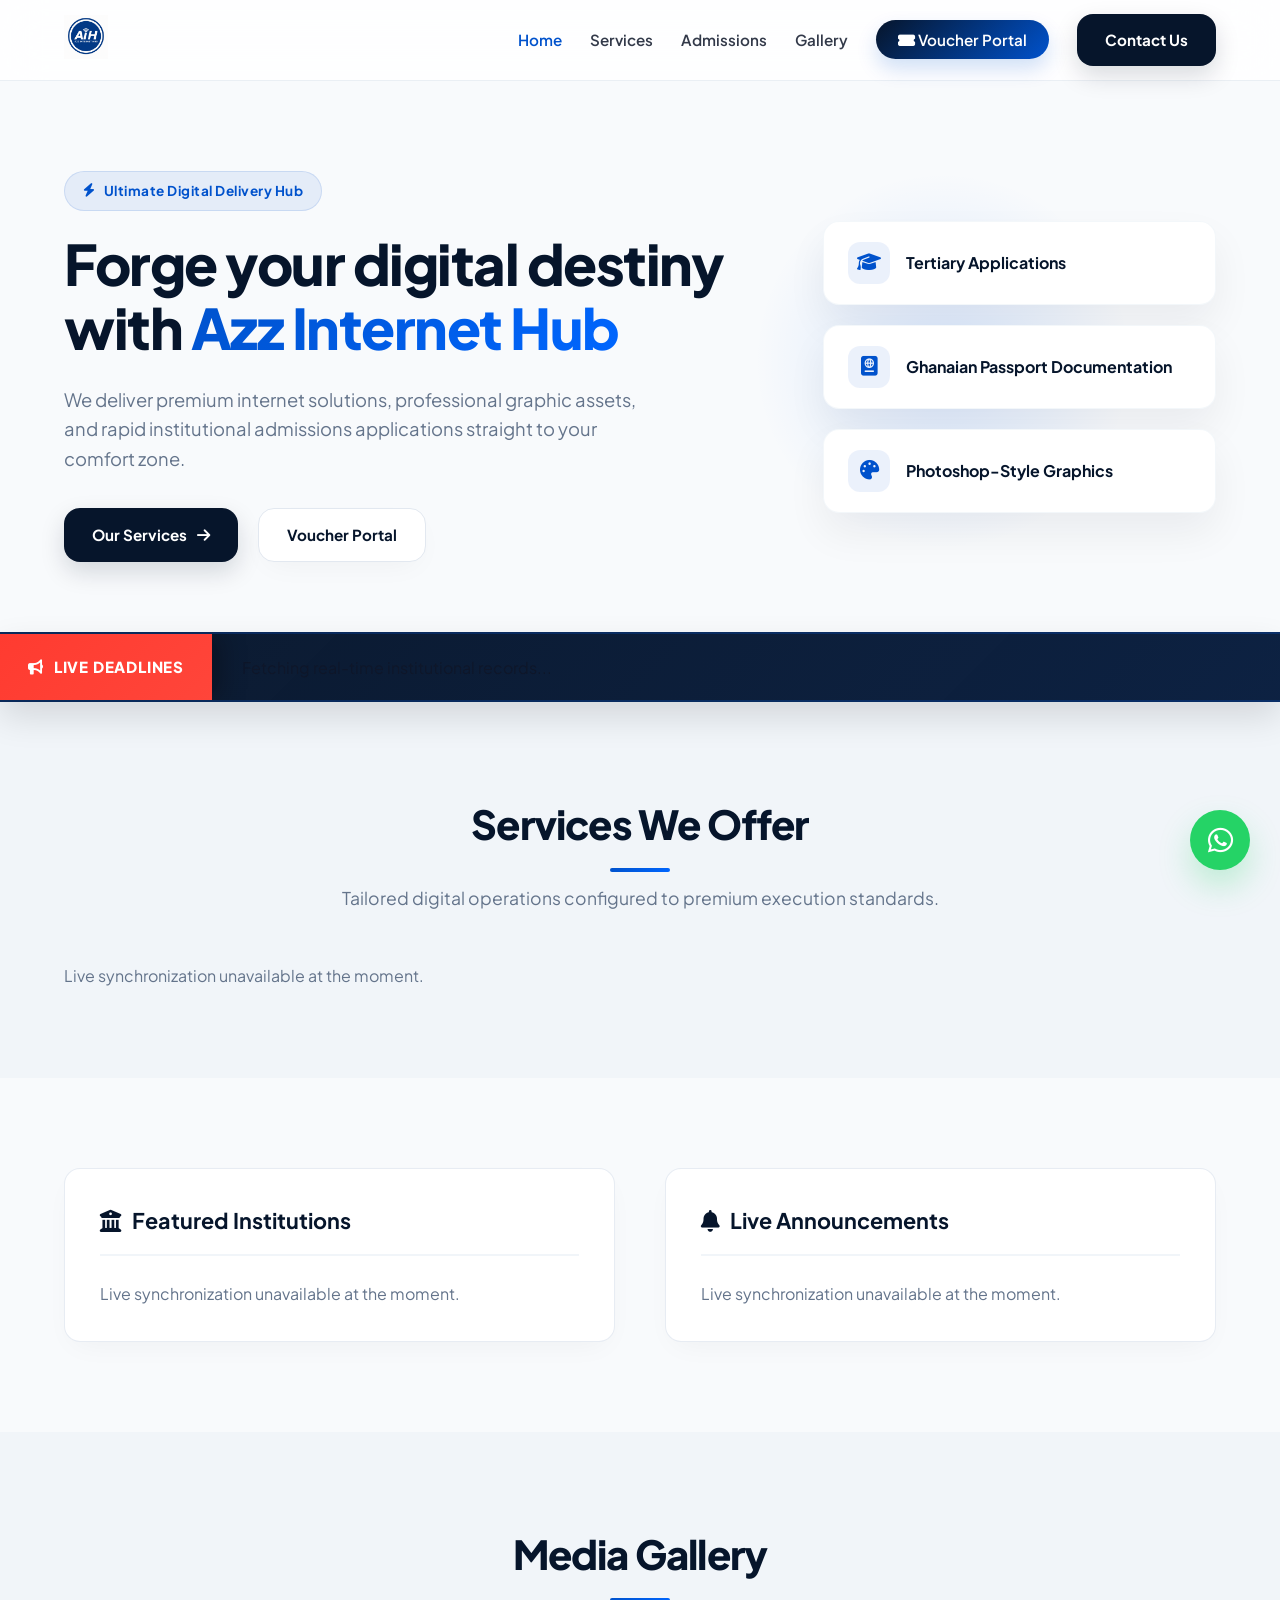
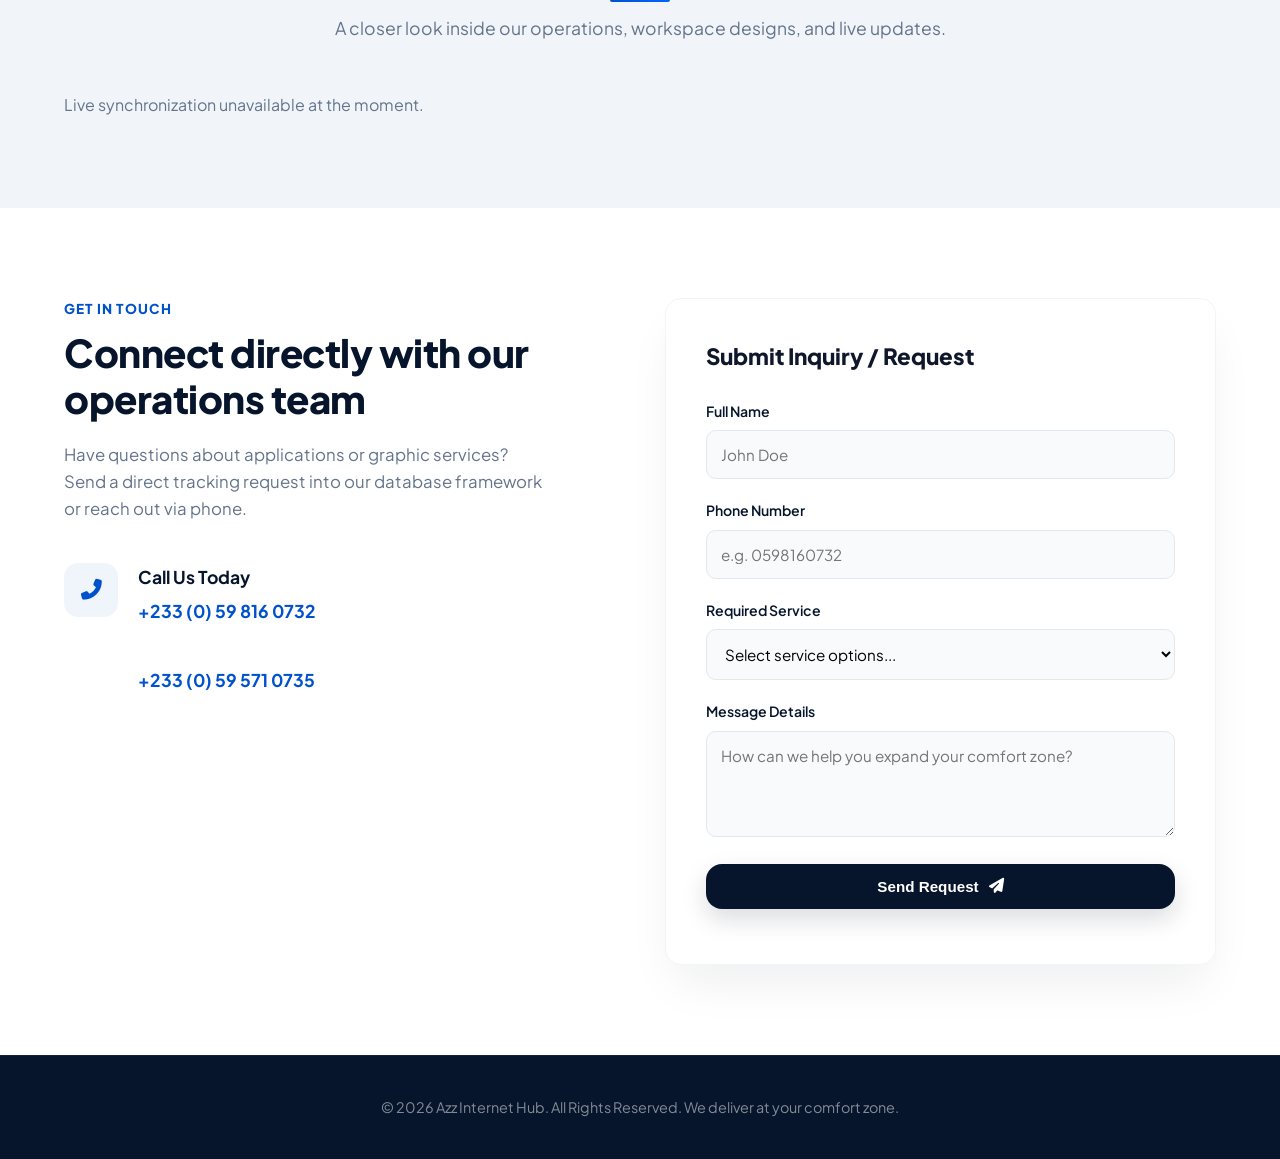
<file: index.html>
<!DOCTYPE html>
<html lang="en">
<head>
    <meta charset="UTF-8">
    <meta name="viewport" content="width=device-width, initial-scale=1.0">
    <title>Azz Internet Hub | Forge Your Digital Destiny</title>
    
    <!-- Speed & Resource Hints -->
    <link rel="preconnect" href="https://fonts.googleapis.com">
    <link rel="preconnect" href="https://fonts.gstatic.com" crossorigin>
    <link rel="dns-prefetch" href="https://cdnjs.cloudflare.com">
    <link rel="dns-prefetch" href="https://script.google.com">

    <!-- Web Fonts & Icons -->
    <link href="https://fonts.googleapis.com/css2?family=Plus+Jakarta+Sans:wght@300;400;500;600;700;800&display=swap" rel="stylesheet">
    <link rel="stylesheet" href="https://cdnjs.cloudflare.com/ajax/libs/font-awesome/6.4.0/css/all.min.css">
    <link rel="stylesheet" href="style.css">
</head>
<body>

    <!-- Sticky Glassmorphism Header -->
    <header class="site-header">
        <div class="container header-container">
            <a href="#" class="logo-area">
                <img src="logo.png" alt="Azz Internet Hub Logo" class="site-logo" width="160" height="46">
            </a>
            <button class="menu-toggle" aria-label="Toggle Navigation">
                <i class="fas fa-bars"></i>
            </button>
            <nav class="main-nav">
                <ul class="nav-list">
                    <li><a href="#home" class="nav-link active">Home</a></li>
                    <li><a href="#services" class="nav-link">Services</a></li>
                    <li><a href="#portal-news" class="nav-link">Admissions</a></li>
                    <li><a href="#gallery" class="nav-link">Gallery</a></li>
                    <li><a href="vouchers.html" class="nav-link premium-link"><i class="fas fa-ticket-alt"></i> Voucher Portal</a></li>
                    <li><a href="#contact" class="btn btn-primary nav-btn">Contact Us</a></li>
                </ul>
            </nav>
        </div>
    </header>

    <!-- Modern Hero Section -->
    <section id="home" class="hero-section">
        <div class="container hero-container">
            <div class="hero-content">
                <span class="badge"><i class="fas fa-bolt"></i> Ultimate Digital Delivery Hub</span>
                <h1>Forge your digital destiny with <span class="text-gradient">Azz Internet Hub</span></h1>
                <p>We deliver premium internet solutions, professional graphic assets, and rapid institutional admissions applications straight to your comfort zone.</p>
                <div class="hero-actions">
                    <a href="#services" class="btn btn-primary">Our Services <i class="fas fa-arrow-right"></i></a>
                    <a href="vouchers.html" class="btn btn-secondary">Voucher Portal</a>
                </div>
            </div>
            <div class="hero-graphic">
                <div class="accent-glow"></div>
                <div class="floating-card dynamic-float" style="animation-delay: 0s;">
                    <div class="card-icon"><i class="fas fa-graduation-cap"></i></div>
                    <span>Tertiary Applications</span>
                </div>
                <div class="floating-card dynamic-float" style="animation-delay: 1.5s;">
                    <div class="card-icon"><i class="fas fa-passport"></i></div>
                    <span>Ghanaian Passport Documentation</span>
                </div>
                <div class="floating-card dynamic-float" style="animation-delay: 3s;">
                    <div class="card-icon"><i class="fas fa-palette"></i></div>
                    <span>Photoshop-Style Graphics</span>
                </div>
            </div>
        </div>
    </section>

    <!-- Interactive Live Deadlines Marquee Ticker -->
    <div class="ticker-wrapper-modern">
        <div class="ticker-label-modern">
            <i class="fas fa-bullhorn animate-pulse"></i> LIVE DEADLINES
        </div>
        <div class="marquee-container">
            <div class="marquee-content" id="deadlines-ticker">
                <span class="ticker-placeholder">Fetching real-time institutional records...</span>
            </div>
        </div>
    </div>

    <!-- Services Grid -->
    <section id="services" class="services-section">
        <div class="container">
            <div class="section-header">
                <h2>Services We Offer</h2>
                <div class="divider"></div>
                <p>Tailored digital operations configured to premium execution standards.</p>
            </div>
            <div class="services-grid" id="services-container">
                <div class="skeleton-card"></div>
                <div class="skeleton-card"></div>
                <div class="skeleton-card"></div>
            </div>
        </div>
    </section>

    <!-- Admissions & Live Announcements -->
    <section id="portal-news" class="info-section">
        <div class="container grid-2col">
            <div class="info-block">
                <h3><i class="fas fa-university"></i> Featured Institutions</h3>
                <div class="dynamic-list" id="schools-list">
                    <div class="skeleton-strip"></div>
                    <div class="skeleton-strip"></div>
                </div>
            </div>
            <div class="info-block">
                <h3><i class="fas fa-bell"></i> Live Announcements</h3>
                <div class="dynamic-list" id="announcements-list">
                    <div class="skeleton-strip"></div>
                    <div class="skeleton-strip"></div>
                </div>
            </div>
        </div>
    </section>

    <!-- Media Gallery Section -->
    <section id="gallery" class="gallery-section">
        <div class="container">
            <div class="section-header">
                <h2>Media Gallery</h2>
                <div class="divider"></div>
                <p>A closer look inside our operations, workspace designs, and live updates.</p>
            </div>
            <div class="gallery-grid" id="gallery-container">
                <div class="skeleton-gallery-item"></div>
                <div class="skeleton-gallery-item"></div>
                <div class="skeleton-gallery-item"></div>
            </div>
        </div>
    </section>

    <!-- Contact & Lead Generation Form -->
    <section id="contact" class="contact-section">
        <div class="container grid-2col">
            <div class="contact-info">
                <span class="sub-title">GET IN TOUCH</span>
                <h2>Connect directly with our operations team</h2>
                <p>Have questions about applications or graphic services? Send a direct tracking request into our database framework or reach out via phone.</p>
                
                <div class="contact-methods">
                    <div class="method-item">
                        <div class="method-icon-box">
                            <i class="fas fa-phone-alt"></i>
                        </div>
                        <div class="method-details">
                            <h4>Call Us Today</h4>
                            <p><a href="tel:+233598160732">+233 (0) 59 816 0732</a></p>
                            <p><a href="tel:+233595710735">+233 (0) 59 571 0735</a></p>
                        </div>
                    </div>
                </div>
            </div>
            
            <div class="contact-form-wrapper">
                <form id="lead-form" class="premium-form">
                    <h3>Submit Inquiry / Request</h3>
                    <div class="form-group">
                        <label for="customer-name">Full Name</label>
                        <input type="text" id="customer-name" required placeholder="John Doe" autocomplete="name">
                    </div>
                    <div class="form-group">
                        <label for="customer-phone">Phone Number</label>
                        <input type="tel" id="customer-phone" required placeholder="e.g. 0598160732" autocomplete="tel">
                    </div>
                    <div class="form-group">
                        <label for="service-type">Required Service</label>
                        <select id="service-type" required>
                            <option value="">Select service options...</option>
                            <option value="Tertiary Application">Tertiary Application</option>
                            <option value="WAEC Results Checker">WAEC Results Checker</option>
                            <option value="Ghanaian Passport">Ghanaian Passport</option>
                            <option value="Web Design">Web Design</option>
                            <option value="Bulk SMS">Bulk SMS</option>
                            <option value="Graphic Design">Graphic Design</option>
                            <option value="Coding Tutorials">Coding Tutorials</option>
                        </select>
                    </div>
                    <div class="form-group">
                        <label for="customer-message">Message Details</label>
                        <textarea id="customer-message" rows="4" placeholder="How can we help you expand your comfort zone?"></textarea>
                    </div>
                    <button type="submit" class="btn btn-primary btn-block" id="submit-btn">
                        <span>Send Request</span> <i class="fas fa-paper-plane"></i>
                    </button>
                    <div id="form-feedback" class="form-feedback"></div>
                </form>
            </div>
        </div>
    </section>

    <!-- Floating Actions -->
    <div class="floating-actions">
        <a href="https://wa.me/233598160732" class="float-btn whatsapp-btn" target="_blank" rel="noopener noreferrer" aria-label="Chat on WhatsApp">
            <i class="fab fa-whatsapp"></i>
        </a>
    </div>

    <!-- Lightbox Modal Container -->
    <div id="lightbox" class="lightbox" aria-hidden="true">
        <span class="lightbox-close">&times;</span>
        <div class="lightbox-content-wrapper">
            <img class="lightbox-content" id="lightbox-img" alt="Fullscreen view" loading="lazy">
        </div>
    </div>

    <!-- Site Footer -->
    <footer class="site-footer">
        <div class="container">
            <p>&copy; 2026 Azz Internet Hub. All Rights Reserved. We deliver at your comfort zone.</p>
        </div>
    </footer>

    <!-- Async / Non-blocking Script Initialization -->
    <script src="app.js" defer></script>
</body>
</html>
</file>
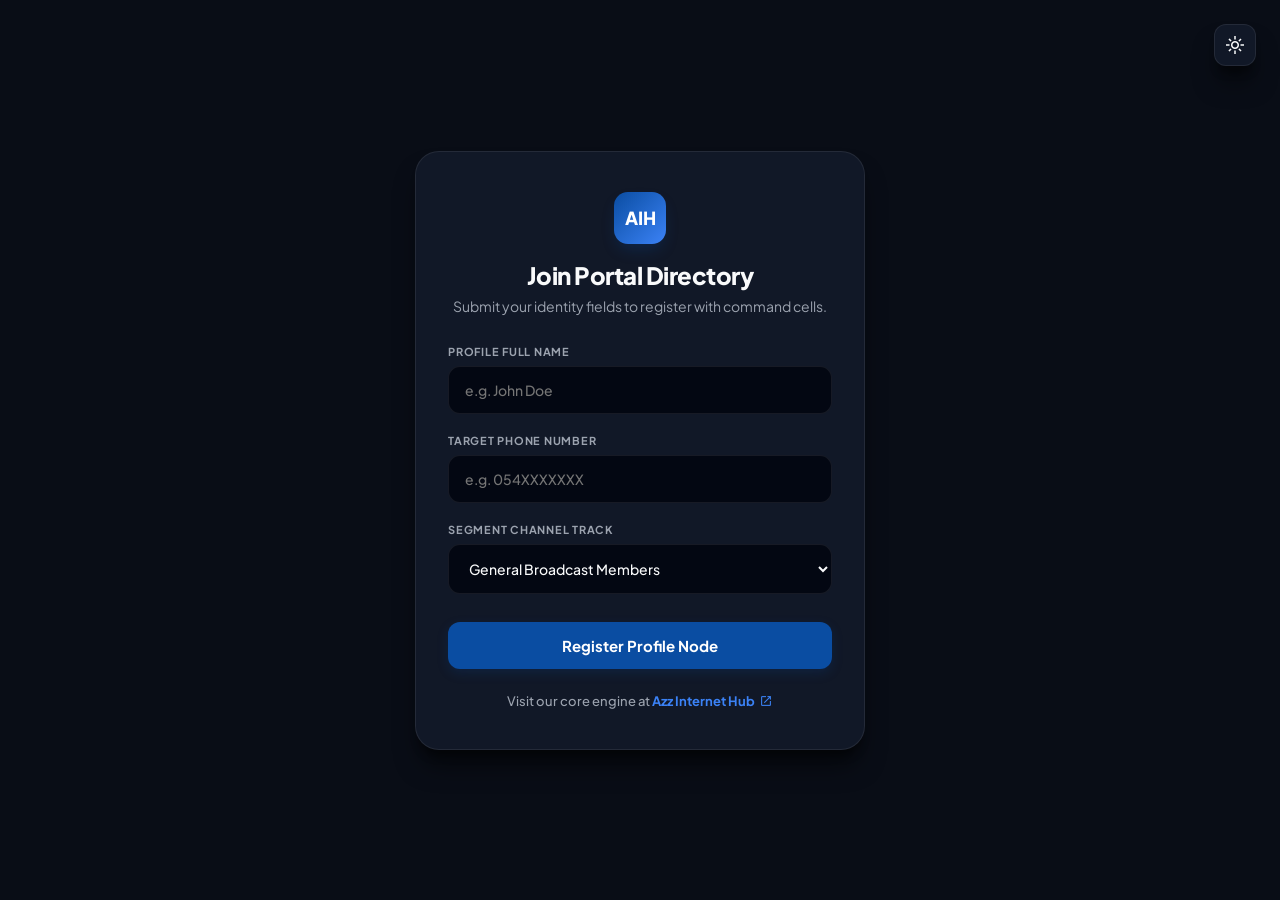
<file: sign.html>
<!DOCTYPE html>
<html lang="en" data-theme="dark">
<head>
    <meta charset="UTF-8">
    <meta name="viewport" content="width=device-width, initial-scale=1.0">
    <title>AIH - Registration Gateway</title>
    <link rel="stylesheet" href="https://fonts.googleapis.com/css2?family=Material+Symbols+Outlined:opsz,wght,FILL,GRAD@24,400,0,0" />
    <link href="https://fonts.googleapis.com/css2?family=Plus+Jakarta+Sans:wght@400;600;700;800&display=swap" rel="stylesheet">
    <style>
        :root[data-theme="dark"] {
            --bg: #090d16;
            --surface: #111827;
            --surface-card: #1f2937;
            --border: rgba(255, 255, 255, 0.08);
            --text-main: #f9fafb;
            --text-muted: #9ca3af;
            --input-bg: #030712;
            --primary: #0a4da2;
            --primary-light: #3b82f6;
            --shadow: 0 20px 25px -5px rgba(0, 0, 0, 0.5), 0 10px 10px -5px rgba(0, 0, 0, 0.4);
            --focus-ring: rgba(59, 130, 246, 0.35);
        }
        :root[data-theme="light"] {
            --bg: #f3f4f6;
            --surface: #ffffff;
            --surface-card: #f9fafb;
            --border: rgba(0, 0, 0, 0.08);
            --text-main: #111827;
            --text-muted: #6b7280;
            --input-bg: #ffffff;
            --primary: #0a4da2;
            --primary-light: #1e70e0;
            --shadow: 0 20px 25px -5px rgba(0, 0, 0, 0.05), 0 10px 10px -5px rgba(0, 0, 0, 0.04);
            --focus-ring: rgba(10, 77, 162, 0.15);
        }
        * { box-sizing: border-box; margin: 0; padding: 0; font-family: 'Plus Jakarta Sans', sans-serif; transition: background-color 0.3s ease, border-color 0.3s ease; }
        
        body { 
            background-color: var(--bg); 
            color: var(--text-main); 
            min-height: 100vh; 
            display: flex; 
            flex-direction: column;
            align-items: center; 
            justify-content: center; 
            padding: 24px;
            position: relative;
        }

        .theme-toggle-wrapper {
            position: absolute;
            top: 24px;
            right: 24px;
        }

        .theme-btn { 
            background: var(--surface); 
            border: 1px solid var(--border); 
            color: var(--text-main); 
            width: 42px; 
            height: 42px; 
            border-radius: 12px; 
            cursor: pointer; 
            display: flex; 
            align-items: center; 
            justify-content: center;
            box-shadow: var(--shadow);
            transition: transform 0.2s ease, background-color 0.2s ease;
        }
        .theme-btn:hover {
            transform: translateY(-2px);
            background: var(--surface-card);
        }
        
        .form-card { 
            background: var(--surface); 
            border: 1px solid var(--border); 
            border-radius: 24px; 
            padding: 40px 32px; 
            width: 100%; 
            max-width: 450px; 
            box-shadow: var(--shadow); 
        }
        
        .header { margin-bottom: 28px; text-align: center; }
        
        .logo { 
            width: 52px; 
            height: 52px; 
            background: linear-gradient(135deg, var(--primary), var(--primary-light)); 
            border-radius: 14px; 
            display: inline-flex; 
            align-items: center; 
            justify-content: center; 
            color: white; 
            font-weight: 800; 
            font-size: 18px; 
            margin-bottom: 16px; 
            box-shadow: 0 8px 16px -4px rgba(10, 77, 162, 0.3);
        }
        
        h2 { font-size: 24px; font-weight: 800; letter-spacing: -0.5px; margin-bottom: 6px; }
        p.sub { font-size: 14px; color: var(--text-muted); line-height: 1.5; }
        
        .form-group { margin-bottom: 20px; }
        
        label { 
            display: block; 
            font-size: 11px; 
            font-weight: 700; 
            color: var(--text-muted); 
            margin-bottom: 8px; 
            text-transform: uppercase; 
            letter-spacing: 0.75px; 
        }
        
        .form-control { 
            width: 100%; 
            padding: 14px 16px; 
            border-radius: 12px; 
            background: var(--input-bg); 
            border: 1px solid var(--border); 
            color: var(--text-main); 
            font-size: 14px; 
            font-weight: 500;
            outline: none; 
            transition: all 0.2s ease; 
        }
        .form-control:focus { 
            border-color: var(--primary-light); 
            box-shadow: 0 0 0 4px var(--focus-ring);
        }
        
        .btn { 
            width: 100%; 
            padding: 14px; 
            border: none; 
            border-radius: 12px; 
            background: var(--primary); 
            color: white; 
            font-size: 15px; 
            font-weight: 700; 
            cursor: pointer; 
            display: flex; 
            align-items: center; 
            justify-content: center; 
            gap: 8px; 
            margin-top: 28px; 
            transition: all 0.2s ease;
            box-shadow: 0 4px 12px rgba(10, 77, 162, 0.2);
        }
        .btn:hover { 
            background: var(--primary-light); 
            transform: translateY(-1px);
            box-shadow: 0 6px 16px rgba(10, 77, 162, 0.3);
        }
        .btn:active { transform: translateY(1px); }
        
        #msgBox { 
            margin-top: 20px; 
            padding: 14px; 
            border-radius: 12px; 
            font-size: 13.5px; 
            text-align: center; 
            display: none; 
            font-weight: 600; 
            line-height: 1.4;
        }
        .msg-success { background: rgba(16,185,129,0.12); color: #10b981; border: 1px solid rgba(16,185,129,0.25); }
        .msg-error { background: rgba(239,68,68,0.12); color: #ef4444; border: 1px solid rgba(239,68,68,0.25); }

        .hub-footer {
            margin-top: 24px;
            text-align: center;
            font-size: 13px;
            color: var(--text-muted);
            font-weight: 500;
        }
        .hub-link {
            color: var(--primary-light);
            text-decoration: none;
            font-weight: 700;
            display: inline-flex;
            align-items: center;
            gap: 4px;
            transition: color 0.2s ease;
        }
        .hub-link:hover {
            color: var(--primary);
            text-decoration: underline;
        }
    </style>
</head>
<body>
    <div class="theme-toggle-wrapper">
        <button class="theme-btn" onclick="toggleGatewayTheme()">
            <span class="material-symbols-outlined" style="font-size: 20px;" id="themeIcon">light_mode</span>
        </button>
    </div>

    <div class="form-card">
        <div class="header">
            <div class="logo">AIH</div>
            <h2>Join Portal Directory</h2>
            <p class="sub">Submit your identity fields to register with command cells.</p>
        </div>
        <form id="publicSignupForm" onsubmit="submitFormPayload(event)">
            <div class="form-group">
                <label>Profile Full Name</label>
                <input type="text" id="regName" class="form-control" required placeholder="e.g. John Doe">
            </div>
            <div class="form-group">
                <label>Target Phone Number</label>
                <input type="tel" id="regPhone" class="form-control" required placeholder="e.g. 054XXXXXXX">
            </div>
            <div class="form-group">
                <label>Segment Channel Track</label>
                <select id="regLevel" class="form-control">
                    <option value="general">General Broadcast Members</option>
                    <option value="students">Students Channel Only</option>
                    <option value="business">Business Systems</option>
                </select>
            </div>
            <button type="submit" class="btn">Register Profile Node</button>
        </form>
        <div id="msgBox"></div>
        
        <div class="hub-footer">
            Visit our core engine at <a href="https://www.azzinternethub.space" target="_blank" class="hub-link">Azz Internet Hub <span class="material-symbols-outlined" style="font-size: 14px;">open_in_new</span></a>
        </div>
    </div>

    <script>
        const BACKEND_URL = "https://script.google.com/macros/s/AKfycbzOAB5UrGTjjF5tZrDDkC8_xjitJh_HRRrrr-Lhm0H1RnA3qFstwp-B7Tnv6Yqv90Q3wQ/exec";

        function toggleGatewayTheme() {
            const doc = document.documentElement;
            const currentTheme = doc.getAttribute('data-theme') === 'dark' ? 'light' : 'dark';
            doc.setAttribute('data-theme', currentTheme);
            document.getElementById('themeIcon').textContent = currentTheme === 'dark' ? 'light_mode' : 'dark_mode';
        }

        function submitFormPayload(e) {
            e.preventDefault();
            const msg = document.getElementById('msgBox');
            msg.style.display = 'none';

            const payload = {
                name: document.getElementById('regName').value.trim(),
                phone: document.getElementById('regPhone').value.trim(),
                level: document.getElementById('regLevel').value
            };

            const uniqueCallbackName = "jsonp_signup_" + Math.round(Math.random() * 100000);
            window[uniqueCallbackName] = function(res) {
                delete window[uniqueCallbackName];
                document.getElementById(uniqueCallbackName).remove();
                if(res && res.success) {
                    msg.className = "msg-success";
                    msg.textContent = res.message;
                    document.getElementById('publicSignupForm').reset();
                } else {
                    msg.className = "msg-error";
                    msg.textContent = res ? res.message : "System tracking timeout.";
                }
                msg.style.display = 'block';
            };

            const loaderUrl = BACKEND_URL + "?action=PUBLIC_SIGNUP&data=" + encodeURIComponent(JSON.stringify(payload)) + "&callback=" + uniqueCallbackName;
            const scriptTag = document.createElement("script");
            scriptTag.id = uniqueCallbackName;
            scriptTag.src = loaderUrl;
            document.body.appendChild(scriptTag);
        }
    </script>
</body>
</html>
</file>
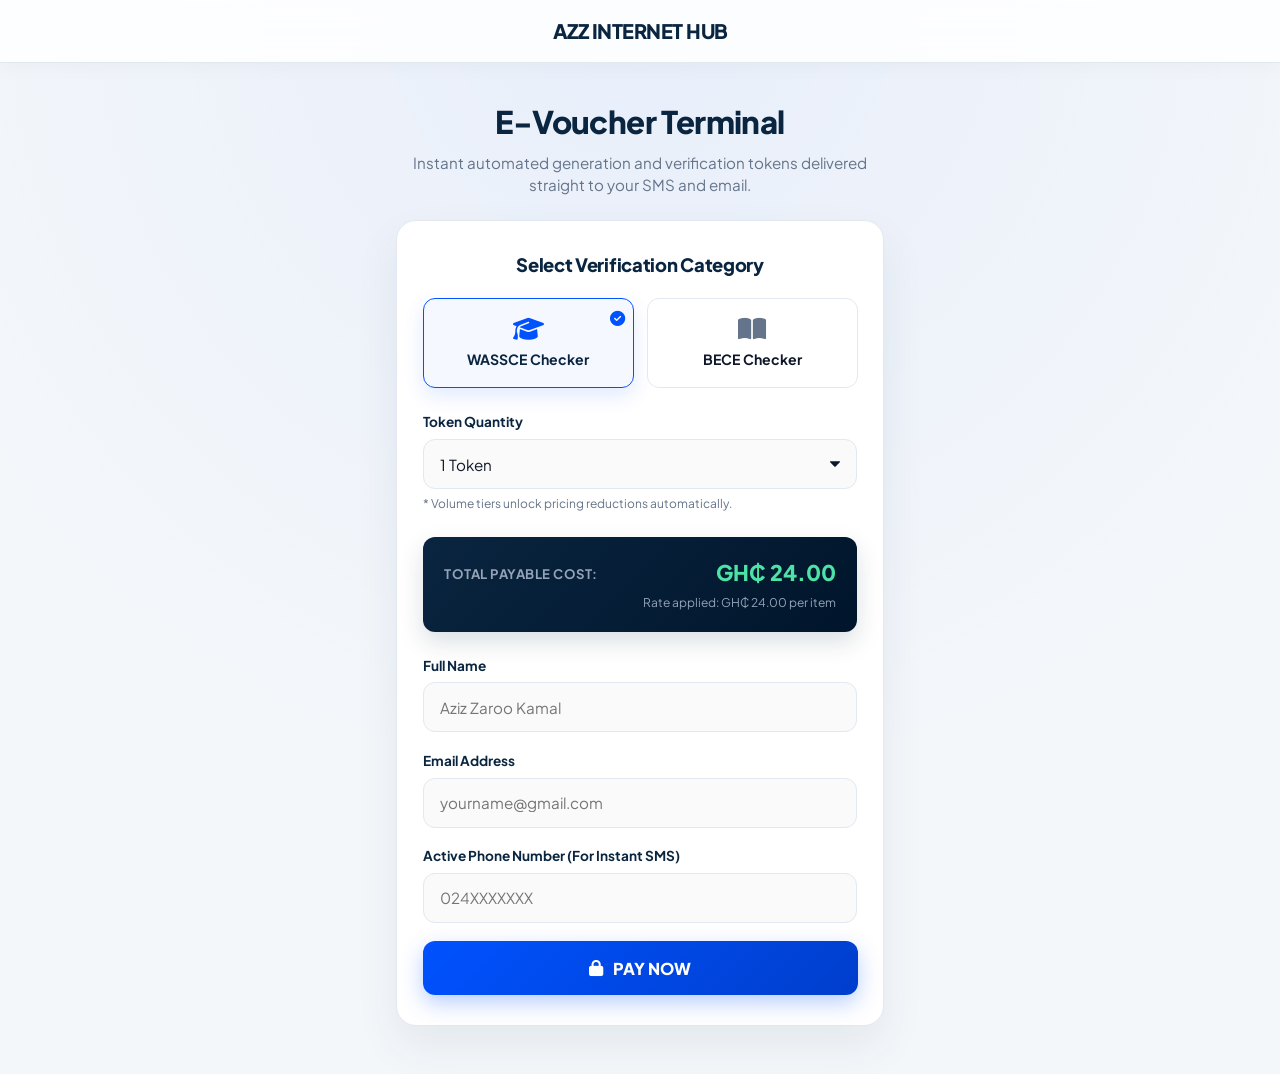
<file: vouchers.html>
<!DOCTYPE html
<html lang="en">
<head>
    <meta charset="UTF-8">
    <meta name="viewport" content="width=device-width, initial-scale=1.0, maximum-scale=1.0, user-scalable=no">
    <title>Azz Internet Hub - Premium E-Voucher Terminal</title>
    
    <!-- Speed & Resource Hints -->
    <link rel="preconnect" href="https://fonts.googleapis.com">
    <link rel="preconnect" href="https://fonts.gstatic.com" crossorigin>
    <link rel="dns-prefetch" href="https://js.paystack.co">
    <link rel="dns-prefetch" href="https://script.google.com">
    
    <!-- Fonts & Icons -->
    <link rel="stylesheet" href="https://cdnjs.cloudflare.com/ajax/libs/font-awesome/6.4.0/css/all.min.css">
    <link href="https://fonts.googleapis.com/css2?family=Plus+Jakarta+Sans:wght@400;500;600;700;800&display=swap" rel="stylesheet">
    
    <!-- Paystack Integration -->
    <script src="https://js.paystack.co/v2/inline.js"></script>
    
    <style>
        :root {
            --primary-blue: #0A2540;
            --accent-blue: #0052FF;
            --accent-glow: #003ECC;
            --pure-white: #FFFFFF;
            --bg-light: #F4F7FA;
            --text-dark: #0F172A;
            --text-muted: #64748B;
            --border-clean: #E2E8F0;
            --card-shadow: 0 20px 45px rgba(10, 37, 64, 0.07);
            --radius-lg: 20px;
            --radius-md: 12px;
            --transition-fluid: all 0.25s cubic-bezier(0.16, 1, 0.3, 1);
        }

        * {
            box-sizing: border-box;
            margin: 0;
            padding: 0;
            font-family: 'Plus Jakarta Sans', -apple-system, BlinkMacSystemFont, sans-serif;
            -webkit-tap-highlight-color: transparent;
        }

        body {
            background-color: var(--bg-light);
            background-image: radial-gradient(circle at 50% 0%, rgba(0, 82, 255, 0.05) 0%, transparent 65%);
            color: var(--text-dark);
            line-height: 1.5;
            padding-bottom: 3rem;
            min-height: 100vh;
            -webkit-font-smoothing: antialiased;
            -moz-osx-font-smoothing: grayscale;
            text-rendering: optimizeLegibility;
        }

        nav {
            background: rgba(255, 255, 255, 0.85);
            backdrop-filter: blur(16px);
            -webkit-backdrop-filter: blur(16px);
            padding: 1rem 5%;
            display: flex;
            justify-content: center;
            align-items: center;
            position: sticky;
            top: 0;
            z-index: 1000;
            box-shadow: 0 4px 20px rgba(15, 23, 42, 0.03);
            border-bottom: 1px solid var(--border-clean);
        }

        .nav-brand {
            display: flex;
            align-items: center;
            text-decoration: none;
        }

        .brand-text {
            color: var(--primary-blue);
            font-weight: 800;
            font-size: 1.25rem;
            letter-spacing: -0.5px;
            text-transform: uppercase;
        }

        .hero-banner {
            padding: 2.25rem 1.25rem 1.5rem 1.25rem;
            text-align: center;
        }

        .hero-banner h1 {
            font-size: clamp(1.45rem, 5vw, 1.95rem);
            font-weight: 800;
            color: var(--primary-blue);
            letter-spacing: -0.6px;
            margin-bottom: 0.4rem;
        }

        .hero-banner p {
            color: var(--text-muted);
            font-size: clamp(0.85rem, 3.5vw, 0.95rem);
            max-width: 460px;
            margin: 0 auto;
            line-height: 1.45;
        }

        main {
            max-width: 520px;
            margin: 0 auto;
            padding: 0 1rem;
        }

        .terminal-card {
            background: var(--pure-white);
            border-radius: var(--radius-lg);
            padding: 1.85rem 1.6rem;
            border: 1px solid var(--border-clean);
            box-shadow: var(--card-shadow);
            transition: var(--transition-fluid);
            will-change: transform;
        }

        .terminal-card h2 {
            font-size: 1.15rem;
            color: var(--primary-blue);
            font-weight: 800;
            margin-bottom: 1.25rem;
            text-align: center;
            letter-spacing: -0.3px;
        }

        .checker-grid {
            display: grid;
            grid-template-columns: 1fr 1fr;
            gap: 0.85rem;
            margin-bottom: 1.5rem;
        }

        .selector-tab {
            border: 1.5px solid var(--border-clean);
            border-radius: var(--radius-md);
            padding: 1.1rem 0.75rem;
            text-align: center;
            cursor: pointer;
            transition: var(--transition-fluid);
            background: var(--pure-white);
            position: relative;
            display: flex;
            flex-direction: column;
            align-items: center;
            justify-content: center;
            will-change: transform, box-shadow;
        }

        .selector-tab i {
            font-size: 1.55rem;
            color: var(--text-muted);
            margin-bottom: 0.45rem;
            transition: color 0.2s;
        }

        .selector-tab p {
            font-weight: 700;
            font-size: 0.88rem;
            color: var(--text-dark);
        }

        .selector-tab input[type="radio"] {
            position: absolute;
            opacity: 0;
            pointer-events: none;
        }

        .selector-tab:hover {
            border-color: var(--accent-blue);
            background: #F8FAFC;
            transform: translateY(-2px);
        }

        .selector-tab.active {
            border-color: var(--accent-blue);
            background: rgba(0, 82, 255, 0.04);
            box-shadow: 0 8px 20px rgba(0, 82, 255, 0.12);
        }

        .selector-tab.active i {
            color: var(--accent-blue);
        }

        .selector-tab.active p {
            color: var(--primary-blue);
        }

        .selector-tab.active::after {
            content: "\f058";
            font-family: "Font Awesome 6 Free";
            font-weight: 900;
            position: absolute;
            top: 8px;
            right: 8px;
            color: var(--accent-blue);
            font-size: 0.95rem;
        }

        .form-block {
            margin-bottom: 1.15rem;
        }

        .form-block label {
            display: block;
            margin-bottom: 0.4rem;
            font-weight: 700;
            color: var(--primary-blue);
            font-size: 0.85rem;
        }

        .form-block input, .form-block select {
            width: 100%;
            height: 50px;
            padding: 0 1rem;
            border: 1.5px solid var(--border-clean);
            border-radius: var(--radius-md);
            font-size: 0.95rem;
            color: var(--text-dark);
            background-color: #FAFAFA;
            outline: none;
            transition: var(--transition-fluid);
            -webkit-appearance: none;
            appearance: none;
        }

        .form-block select {
            background-image: url("data:image/svg+xml;charset=US-ASCII,%3Csvg%20xmlns%3D%22http%3A%2F%2Fwww.w3.org%2F2000%2Fsvg%22%20width%3D%22292.4%22%20height%3D%22292.4%22%3E%3Cpath%20fill%3D%22%230F172A%22%20d%3D%22M287%2069.4a17.6%2017.6%200%200%200-13-5.4H18.4c-5%200-9.3%201.8-12.9%205.4A17.6%2017.6%200%200%200%200%2082.2c0%205%201.8%209.3%205.4%2012.9l128%20127.9c3.6%203.6%207.8%205.4%2012.8%205.4s9.2-1.8%2012.8-5.4L287%2095c3.5-3.5%205.4-7.8%205.4-12.8%200-5-1.9-9.2-5.5-12.8z%22%2F%3E%3C%2Fsvg%3E");
            background-repeat: no-repeat;
            background-position: right 1rem center;
            background-size: 0.65rem auto;
            padding-right: 2.2rem;
        }

        .form-block input:focus, .form-block select:focus {
            border-color: var(--accent-blue);
            background-color: var(--pure-white);
            box-shadow: 0 0 0 4px rgba(0, 82, 255, 0.1);
        }

        .hint-text {
            font-size: 0.75rem;
            color: var(--text-muted);
            margin-top: 6px;
            display: block;
        }

        .invoice-summary {
            background: linear-gradient(135deg, #0A2540 0%, #00152B 100%);
            color: var(--pure-white);
            padding: 1.25rem 1.35rem;
            border-radius: var(--radius-md);
            margin: 1.5rem 0;
            box-shadow: 0 10px 25px rgba(10, 37, 64, 0.15);
        }

        .invoice-row {
            display: flex;
            justify-content: space-between;
            align-items: center;
        }

        .invoice-row span {
            font-size: 0.82rem;
            color: #94A3B8;
            text-transform: uppercase;
            font-weight: 700;
            letter-spacing: 0.5px;
        }

        .invoice-total {
            font-size: 1.35rem;
            color: #4DE2A6;
            font-weight: 800;
        }

        .invoice-rate {
            font-size: 0.75rem;
            color: #94A3B8;
            text-align: right;
            margin-top: 4px;
        }

        .btn-pay-action {
            width: 100%;
            height: 54px;
            background: linear-gradient(135deg, var(--accent-blue) 0%, var(--accent-glow) 100%);
            color: var(--pure-white);
            border: none;
            font-size: 1.02rem;
            font-weight: 800;
            border-radius: var(--radius-md);
            cursor: pointer;
            display: flex;
            justify-content: center;
            align-items: center;
            gap: 10px;
            transition: var(--transition-fluid);
            box-shadow: 0 8px 22px rgba(0, 82, 255, 0.28);
            will-change: transform, box-shadow;
        }

        .btn-pay-action:hover {
            transform: translateY(-2px);
            box-shadow: 0 12px 28px rgba(0, 82, 255, 0.38);
        }

        .btn-pay-action:active {
            transform: scale(0.98);
        }

        .voucher-output-panel {
            margin-top: 1.85rem;
            display: none;
            padding-top: 1.35rem;
            border-top: 1px dashed var(--border-clean);
        }

        .voucher-output-panel h3 {
            font-size: 1.05rem;
            color: var(--primary-blue);
            margin-bottom: 0.85rem;
            display: flex;
            align-items: center;
            gap: 8px;
            font-weight: 800;
        }

        .vouchers-scrollbox {
            max-height: 260px;
            overflow-y: auto;
            border: 1px solid var(--border-clean);
            border-radius: var(--radius-md);
            background: #FAFAFA;
            padding: 0.85rem;
            margin-bottom: 1.15rem;
            scrollbar-width: thin;
            scrollbar-color: var(--border-clean) transparent;
        }

        .voucher-card-item {
            background: var(--pure-white);
            border: 1px solid var(--border-clean);
            border-left: 4px solid var(--accent-blue);
            border-radius: 8px;
            padding: 0.85rem 1rem;
            margin-bottom: 0.65rem;
            font-family: ui-monospace, SFMono-Regular, Menlo, Monaco, Consolas, monospace;
            font-size: 0.88rem;
            color: var(--text-dark);
            white-space: pre-wrap;
            box-shadow: 0 2px 6px rgba(0,0,0,0.02);
        }

        .voucher-card-item:last-child {
            margin-bottom: 0;
        }

        .grid-buttons {
            display: grid;
            grid-template-columns: 1fr 1fr;
            gap: 0.75rem;
        }

        .btn-utility {
            height: 48px;
            border-radius: var(--radius-md);
            font-size: 0.88rem;
            font-weight: 700;
            cursor: pointer;
            display: flex;
            justify-content: center;
            align-items: center;
            gap: 8px;
            text-decoration: none;
            transition: var(--transition-fluid);
        }

        .btn-save {
            background: #F1F5F9;
            color: var(--text-dark);
            border: 1px solid var(--border-clean);
        }

        .btn-save:hover {
            background: #E2E8F0;
        }

        .btn-save:active {
            transform: scale(0.98);
        }

        .btn-redirect {
            background: transparent;
            border: 1.5px solid var(--primary-blue);
            color: var(--primary-blue);
        }

        .btn-redirect:hover {
            background: rgba(10, 37, 64, 0.05);
        }

        .btn-redirect:active {
            transform: scale(0.98);
        }

        .system-loader {
            position: fixed;
            top: 0; left: 0; right: 0; bottom: 0;
            background: rgba(10, 37, 64, 0.96);
            backdrop-filter: blur(8px);
            -webkit-backdrop-filter: blur(8px);
            display: none;
            justify-content: center;
            align-items: center;
            flex-direction: column;
            z-index: 2000;
            color: var(--pure-white);
            padding: 1.5rem;
            text-align: center;
        }

        .spin-ring {
            width: 48px;
            height: 48px;
            border: 3px solid rgba(255,255,255,0.15);
            border-top: 3px solid var(--pure-white);
            border-radius: 50%;
            animation: rotating 0.7s linear infinite;
            margin-bottom: 1.25rem;
            will-change: transform;
        }

        @keyframes rotating { from { transform: rotate(0deg); } to { transform: rotate(360deg); } }

        @media (max-width: 400px) {
            .terminal-card {
                padding: 1.35rem 1rem;
            }
            .grid-buttons {
                grid-template-columns: 1fr;
            }
        }
    </style>
</head>
<body>

    <nav>
        <a href="index.html" class="nav-brand">
            <div class="brand-text">Azz Internet Hub</div>
        </a>
    </nav>

    <header class="hero-banner">
        <h1>E-Voucher Terminal</h1>
        <p>Instant automated generation and verification tokens delivered straight to your SMS and email.</p>
    </header>

    <main>
        <div class="terminal-card">
            <h2>Select Verification Category</h2>
            <form id="purchaseForm">
                
                <div class="checker-grid">
                    <div class="selector-tab active" onclick="toggleSelection(this, 'WASSCE')">
                        <i class="fas fa-graduation-cap"></i>
                        <p>WASSCE Checker</p>
                        <input type="radio" name="tokenCategory" value="WASSCE" checked>
                    </div>
                    <div class="selector-tab" onclick="toggleSelection(this, 'BECE')">
                        <i class="fas fa-book-open"></i>
                        <p>BECE Checker</p>
                        <input type="radio" name="tokenCategory" value="BECE">
                    </div>
                </div>

                <div class="form-block">
                    <label for="purchaseQty">Token Quantity</label>
                    <select id="purchaseQty" onchange="runPricingMatrix()">
                        <option value="1">1 Token</option>
                        <option value="2">2 Tokens</option>
                        <option value="3">3 Tokens</option>
                        <option value="4">4 Tokens (GH₵ 22.00 / item)</option>
                        <option value="5">5 Tokens (GH₵ 21.00 / item)</option>
                        <option value="6">6 Tokens</option>
                        <option value="7">7 Tokens</option>
                        <option value="8">8 Tokens</option>
                        <option value="9">9 Tokens</option>
                        <option value="10">10 Tokens</option>
                    </select>
                    <span class="hint-text">* Volume tiers unlock pricing reductions automatically.</span>
                </div>

                <div class="invoice-summary">
                    <div class="invoice-row">
                        <span>Total Payable Cost:</span>
                        <div class="invoice-total" id="costText">GH₵ 23.00</div>
                    </div>
                    <div class="invoice-rate" id="rateText">Rate applied: GH₵ 24.00 per item</div>
                </div>

                <div class="form-block">
                    <label for="clientName">Full Name</label>
                    <input type="text" id="clientName" required placeholder="Aziz Zaroo Kamal" autocomplete="name">
                </div>

                <div class="form-block">
                    <label for="email">Email Address</label>
                    <input type="email" id="email" required placeholder="yourname@gmail.com" autocomplete="email">
                </div>

                <div class="form-block">
                    <label for="clientPhone">Active Phone Number (For Instant SMS)</label>
                    <input type="tel" id="clientPhone" required placeholder="024XXXXXXX" autocomplete="tel">
                </div>

                <button type="button" onclick="initializeGatewayPayment()" class="btn-pay-action">
                    <i class="fas fa-lock"></i> PAY NOW
                </button>
            </form>

            <div class="voucher-output-panel" id="outputPanel">
                <h3><i class="fas fa-ticket"></i> Issued Token Records</h3>
                <div class="vouchers-scrollbox" id="vouchersList"></div>
                
                <div class="grid-buttons">
                    <button class="btn-utility btn-save" onclick="saveTokensAsText()">
                        <i class="fas fa-download"></i> Download Codes
                    </button>
                    <a href="https://ghana.waecdirect.org" target="_blank" rel="noopener noreferrer" class="btn-utility btn-redirect">
                        <i class="fas fa-external-link-alt"></i> Access Portal
                    </a>
                </div>
            </div>
        </div>
    </main>

    <div class="system-loader" id="systemLoader">
        <div class="spin-ring"></div>
        <p style="font-weight: 700;" id="loaderStatusMsg">Processing purchase...</p>
    </div>

    <script>
        const PAYSTACK_PUBLIC_KEY = "pk_live_8c56d91cee6884d988dd8355981e0134ab72b94b"; 
        const GOOGLE_SCRIPT_URL = "https://script.google.com/macros/s/AKfycbw3eex5UEvZHTFbECL9q_DaSPqACsOOE5mP9TjEjUGL2P-UtvN7CiQfTEyLB9C6sV2q/exec"; 
        const FORMSPREE_ENDPOINT = "https://formspree.io/f/xeoavpld";
        
        // PAYSTACK TRANSACTION SPLIT CODE
        const PAYSTACK_SPLIT_CODE = "SPL_fooGwC6tl1"; 

        let storedTokenTextOutput = ""; 

        document.addEventListener('DOMContentLoaded', () => {
            runPricingMatrix();
        });

        function toggleSelection(element, typeValue) {
            document.querySelectorAll('.selector-tab').forEach(tab => tab.classList.remove('active'));
            element.classList.add('active');
            element.querySelector('input[type="radio"]').checked = true;
        }

        function runPricingMatrix() {
            const qty = parseInt(document.getElementById('purchaseQty').value);
            let unitCost = 24.0;

            if (qty === 4) {
                unitCost = 22.0;
            } else if (qty >= 5) {
                unitCost = 21.0;
            }

            const runningTotal = qty * unitCost;
            document.getElementById('costText').innerText = `GH₵ ${runningTotal.toFixed(2)}`;
            document.getElementById('rateText').innerText = `Rate applied: GH₵ ${unitCost.toFixed(2)} per item`;
            
            return runningTotal;
        }

        function initializeGatewayPayment() {
            const formObj = document.getElementById('purchaseForm');
            if(!formObj.checkValidity()) {
                formObj.reportValidity();
                return;
            }

            const targetEmail = document.getElementById('email').value;
            const chosenQty = parseInt(document.getElementById('purchaseQty').value);
            const totalGHS = runPricingMatrix();
            const totalPesewas = Math.round(totalGHS * 100); 

            const paystackInstance = new PaystackPop();
            
            const transactionParams = {
                key: PAYSTACK_PUBLIC_KEY,
                email: targetEmail,
                amount: totalPesewas,
                currency: "GHS",
                split_code: PAYSTACK_SPLIT_CODE,
                onSuccess: (tx) => {
                    executeDistributionEngine(tx.reference, chosenQty, totalGHS);
                },
                onCancel: () => {
                    alert("Gateway initialization terminated by client.");
                }
            };

            paystackInstance.newTransaction(transactionParams);
        }

        async function executeDistributionEngine(gatewayRef, quantity, netPaid) {
            const tokenCategory = document.querySelector('input[name="tokenCategory"]:checked').value;
            const fullName = document.getElementById('clientName').value;
            const emailInput = document.getElementById('email').value;
            const contactPhone = document.getElementById('clientPhone').value;
            
            const overlayLoader = document.getElementById('systemLoader');
            const statusLabel = document.getElementById('loaderStatusMsg');
            
            overlayLoader.style.display = 'flex';
            statusLabel.innerText = "Processing purchase...";
            
            try {
                const sheetResponse = await fetch(GOOGLE_SCRIPT_URL, {
                    method: 'POST',
                    mode: 'cors',
                    body: JSON.stringify({ 
                        checkerType: tokenCategory,
                        quantity: quantity,
                        paystackReference: gatewayRef,
                        phone: contactPhone
                    })
                });
                
                const responseData = await sheetResponse.json();
                
                if (responseData.result === 'success') {
                    const listContainer = document.getElementById('vouchersList');
                    listContainer.innerHTML = ""; 
                    storedTokenTextOutput = ""; 

                    responseData.vouchers.forEach((voucher, idx) => {
                        const individualCardText = `${tokenCategory}-CHECKER\nSERIAL: ${voucher.serial}\nPIN: ${voucher.pin}\nPortal Link: ${responseData.link}`;
                        storedTokenTextOutput += `[Item ${idx + 1}]\n${individualCardText}\n\n`;

                        const itemBlock = document.createElement('div');
                        itemBlock.className = 'voucher-card-item';
                        itemBlock.innerText = individualCardText;
                        listContainer.appendChild(itemBlock);
                    });

                    overlayLoader.style.display = 'none';
                    document.getElementById('outputPanel').style.display = 'block';
                    document.getElementById('outputPanel').scrollIntoView({ behavior: 'smooth' });
                    
                    fetch(FORMSPREE_ENDPOINT, {
                        method: 'POST',
                        headers: { 'Content-Type': 'application/json' },
                        body: JSON.stringify({
                            _subject: `Purchase Receipt - ${tokenCategory} E-Voucher Terminal`,
                            name: fullName,
                            email: emailInput, 
                            phone: contactPhone,
                            product: tokenCategory,
                            quantity: quantity,
                            totalCharged: `GH₵ ${netPaid.toFixed(2)}`,
                            paymentReference: gatewayRef,
                            voucherDataDetails: storedTokenTextOutput
                        })
                    }).catch(e => console.log('Silent email error:', e));

                } else {
                    overlayLoader.style.display = 'none';
                    alert("Allocation Warning: Transaction complete but inventory update failed. Contact support with Ref: " + gatewayRef);
                }
            } catch (networkError) {
                overlayLoader.style.display = 'none';
                alert("Cloud transmission error encountered. Please keep your Reference Code: " + gatewayRef);
            }
        }

        function saveTokensAsText() {
            if(!storedTokenTextOutput) return;
            const dataBlob = new Blob([storedTokenTextOutput], { type: 'text/plain' });
            const anchorElement = document.createElement('a');
            anchorElement.href = URL.createObjectURL(dataBlob);
            anchorElement.download = `Azz_Hub_Tokens_${Date.now()}.txt`;
            anchorElement.click();
            URL.revokeObjectURL(anchorElement.href);
        }
    </script>
</body>
</html>
</file>
<file: style.css>
:root {
    --primary-deep: #06152B;
    --primary-glow: #0052CC;
    --primary-light: #0066FF;
    --primary-gradient: linear-gradient(135deg, #0052CC 0%, #0066FF 100%);
    --bg-light: #F8FAFC;
    --card-surface: #FFFFFF;
    --text-main: #0F172A;
    --text-muted: #64748B;
    --font-stack: 'Plus Jakarta Sans', -apple-system, BlinkMacSystemFont, sans-serif;
    --radius-premium: 16px;
    --shadow-subtle: 0 10px 30px -10px rgba(15, 23, 42, 0.05);
    --shadow-lux: 0 25px 50px -12px rgba(15, 23, 42, 0.08);
    --transition-bounce: all 0.4s cubic-bezier(0.175, 0.885, 0.32, 1.275);
    --transition-fluid: all 0.3s cubic-bezier(0.25, 1, 0.5, 1);
}

/* Hardware-Accelerated Reset Rules */
*, *::before, *::after { box-sizing: border-box; margin: 0; padding: 0; }
html { scroll-behavior: smooth; }
body { 
    font-family: var(--font-stack); 
    color: var(--text-main); 
    background-color: var(--bg-light); 
    -webkit-font-smoothing: antialiased; 
    line-height: 1.6; 
    overflow-x: hidden;
}

.container { width: 90%; max-width: 1200px; margin: 0 auto; }
.grid-2col { display: grid; grid-template-columns: repeat(auto-fit, minmax(320px, 1fr)); gap: 50px; }
.text-gradient {
    background: var(--primary-gradient);
    -webkit-background-clip: text;
    -webkit-text-fill-color: transparent;
}

/* Section Formatting */
.section-header { text-align: center; margin-bottom: 50px; }
.section-header h2 { font-size: 2.5rem; font-weight: 800; color: var(--primary-deep); letter-spacing: -0.8px; }
.divider { width: 60px; height: 4px; background: var(--primary-gradient); margin: 12px auto; border-radius: 4px; }
.section-header p { color: var(--text-muted); font-size: 1.1rem; }

/* Header & Glassmorphism Navigation System */
.site-header { 
    background: rgba(255, 255, 255, 0.82); 
    backdrop-filter: blur(20px); 
    -webkit-backdrop-filter: blur(20px); 
    position: sticky; 
    top: 0; 
    z-index: 1000; 
    border-bottom: 1px solid rgba(226, 232, 240, 0.7); 
    padding: 14px 0; 
    transition: var(--transition-fluid); 
}
.header-container { display: flex; justify-content: space-between; align-items: center; }
.site-logo { height: 44px; width: auto; object-fit: contain; }
.nav-list { display: flex; list-style: none; align-items: center; gap: 28px; }
.nav-link { text-decoration: none; color: var(--text-main); font-weight: 600; font-size: 0.95rem; transition: var(--transition-fluid); opacity: 0.85; }
.nav-link:hover, .nav-link.active { color: var(--primary-glow); opacity: 1; }
.premium-link { 
    background: linear-gradient(135deg, var(--primary-deep), var(--primary-glow)); 
    color: #FFF !important; 
    padding: 10px 22px; 
    border-radius: 50px; 
    box-shadow: 0 10px 20px rgba(0, 82, 204, 0.18); 
    opacity: 1 !important; 
}
.premium-link:hover { transform: translateY(-2px); box-shadow: 0 14px 28px rgba(0, 82, 204, 0.28); }
.menu-toggle { display: none; background: none; border: none; font-size: 1.6rem; color: var(--primary-deep); cursor: pointer; }

/* Primary Interactive Buttons */
.btn { 
    display: inline-flex; 
    align-items: center; 
    gap: 10px; 
    padding: 14px 28px; 
    border-radius: var(--radius-premium); 
    font-weight: 700; 
    text-decoration: none; 
    cursor: pointer; 
    transition: var(--transition-bounce); 
    border: none; 
    font-size: 0.95rem; 
}
.btn-primary { background-color: var(--primary-deep); color: #FFF; box-shadow: 0 10px 25px rgba(6, 21, 43, 0.15); }
.btn-primary:hover { background-color: var(--primary-glow); transform: translateY(-3px); box-shadow: 0 15px 30px rgba(0, 82, 204, 0.25); }
.btn-secondary { background-color: #FFF; color: var(--primary-deep); border: 1px solid #E2E8F0; box-shadow: var(--shadow-subtle); }
.btn-secondary:hover { border-color: var(--primary-light); background-color: rgba(0,102,255,0.02); transform: translateY(-2px); }
.btn-block { width: 100%; justify-content: center; }

/* Modern Hero Section */
.hero-section { padding: 90px 0 70px 0; position: relative; }
.hero-container { display: grid; grid-template-columns: 1.25fr 0.75fr; align-items: center; gap: 50px; }
.badge { 
    background-color: rgba(0, 82, 204, 0.08); 
    color: var(--primary-glow); 
    padding: 8px 18px; 
    border-radius: 50px; 
    font-size: 0.85rem; 
    font-weight: 700; 
    letter-spacing: 0.5px; 
    display: inline-flex; 
    align-items: center; 
    gap: 8px; 
    border: 1px solid rgba(0, 82, 204, 0.12);
}
.hero-content h1 { font-size: 3.5rem; margin-top: 20px; color: var(--primary-deep); line-height: 1.15; font-weight: 800; letter-spacing: -1.5px; }
.hero-content p { font-size: 1.15rem; color: var(--text-muted); margin: 25px 0 35px 0; max-width: 580px; }
.hero-actions { display: flex; gap: 20px; }

.hero-graphic { position: relative; display: flex; flex-direction: column; gap: 20px; padding-left: 20px; }
.accent-glow { position: absolute; width: 380px; height: 380px; background: radial-gradient(circle, rgba(0,102,255,0.12) 0%, rgba(255,255,255,0) 70%); top: -50px; left: -50px; z-index: -1; pointer-events: none; }
.floating-card { 
    background: var(--card-surface); 
    padding: 20px 24px; 
    border-radius: var(--radius-premium); 
    box-shadow: 0 20px 40px rgba(15, 23, 42, 0.06); 
    font-weight: 700; 
    color: var(--primary-deep); 
    font-size: 1rem; 
    border: 1px solid rgba(241, 245, 249, 0.8);
    display: flex;
    align-items: center;
    gap: 16px;
    will-change: transform;
}
.card-icon {
    width: 42px;
    height: 42px;
    background: rgba(0, 82, 204, 0.08);
    border-radius: 12px;
    display: flex;
    align-items: center;
    justify-content: center;
    color: var(--primary-glow);
    font-size: 1.2rem;
}

/* Marquee Live Ticker */
.ticker-wrapper-modern { 
    display: flex; 
    align-items: center; 
    background: linear-gradient(135deg, rgba(6, 21, 43, 0.98), rgba(10, 31, 64, 0.99));
    backdrop-filter: blur(12px); 
    -webkit-backdrop-filter: blur(12px);
    border-top: 2px solid rgba(0, 102, 255, 0.2); 
    border-bottom: 2px solid rgba(0, 102, 255, 0.2); 
    height: 70px; 
    overflow: hidden; 
    position: relative; 
    box-shadow: 0 15px 35px rgba(0,0,0,0.12); 
}

.ticker-label-modern { 
    background: linear-gradient(135deg, #FF3B30, #FF453A); 
    color: #FFF; 
    font-weight: 800; 
    font-size: 0.95rem; 
    padding: 0 28px; 
    height: 100%; 
    display: flex; 
    align-items: center; 
    gap: 10px; 
    letter-spacing: 0.8px; 
    z-index: 10; 
    position: relative; 
    box-shadow: 10px 0 25px rgba(0,0,0,0.3); 
    white-space: nowrap;
}

.marquee-container { overflow: hidden; width: 100%; display: flex; cursor: grab; user-select: none; }
.marquee-container:active { cursor: grabbing; }
.marquee-content { 
    display: flex; 
    white-space: nowrap; 
    animation: continuousMarquee 40s linear infinite; 
    gap: 70px; 
    padding-left: 30px; 
    align-items: center;
    will-change: transform;
}
.marquee-container.is-dragging .marquee-content { animation-play-state: paused !important; }
.marquee-content:hover { animation-play-state: paused; } 
.marquee-item { display: inline-flex; align-items: center; color: #FFFFFF; font-weight: 700; font-size: 1.15rem; gap: 14px; }
.ticker-thumb { width: 36px; height: 36px; object-fit: cover; border-radius: 50%; border: 2px solid #FFF; background: #FFF; }
.ticker-date { color: #00E6FF; font-weight: 800; background: rgba(0, 230, 255, 0.12); padding: 4px 14px; border-radius: 50px; font-size: 0.9rem; border: 1.5px solid rgba(0, 230, 255, 0.3); }

/* Services Layout */
.services-section, .gallery-section { padding: 90px 0; background-color: #F1F5F9; }
.services-grid { display: grid; grid-template-columns: repeat(auto-fit, minmax(300px, 1fr)); gap: 30px; }
.service-card { 
    background-color: var(--card-surface); 
    padding: 24px; 
    border-radius: var(--radius-premium); 
    box-shadow: var(--shadow-subtle); 
    border: 1px solid rgba(226, 232, 240, 0.8); 
    transition: var(--transition-bounce); 
    display: flex; 
    flex-direction: column; 
}
.service-card:hover { transform: translateY(-6px); box-shadow: var(--shadow-lux); border-color: rgba(0,82,204,0.2); }
.service-card-img { width: 100%; height: 180px; object-fit: cover; border-radius: 12px; margin-bottom: 20px; }
.service-card h3 { font-size: 1.25rem; font-weight: 700; color: var(--primary-deep); margin-bottom: 10px; }
.service-card p { color: var(--text-muted); font-size: 0.95rem; }

/* Dynamic Content Strip Lists */
.info-section { padding: 90px 0; }
.info-block { background: var(--card-surface); padding: 35px; border-radius: var(--radius-premium); box-shadow: var(--shadow-subtle); border: 1px solid rgba(226, 232, 240, 0.8); }
.info-block h3 { margin-bottom: 25px; border-bottom: 2px solid #F1F5F9; padding-bottom: 15px; font-size: 1.35rem; font-weight: 700; color: var(--primary-deep); display: flex; align-items: center; gap: 10px; }
.dynamic-item { display: flex; gap: 20px; align-items: center; margin-bottom: 20px; padding-bottom: 20px; border-bottom: 1px dashed #E2E8F0; transition: var(--transition-fluid); animation: fadeInUp 0.4s ease backwards; }
.dynamic-item:hover { transform: translateX(4px); }
.dynamic-item-img { width: 68px; height: 68px; object-fit: cover; border-radius: 12px; flex-shrink: 0; border: 1px solid #E2E8F0; background: #fff; }
.dynamic-item-content h4 { font-size: 1.05rem; font-weight: 700; color: var(--primary-deep); margin-bottom: 4px; }
.dynamic-item-content p { color: var(--text-muted); font-size: 0.92rem; }

/* Image Gallery System */
.gallery-grid { display: grid; grid-template-columns: repeat(auto-fit, minmax(240px, 1fr)); gap: 24px; }
.gallery-item { overflow: hidden; border-radius: var(--radius-premium); height: 210px; cursor: pointer; box-shadow: var(--shadow-subtle); border: 4px solid var(--card-surface); transition: var(--transition-fluid); }
.gallery-item img { width: 100%; height: 100%; object-fit: cover; transition: var(--transition-fluid); }
.gallery-item:hover { transform: scale(1.02) translateY(-2px); box-shadow: var(--shadow-lux); }
.gallery-item:hover img { transform: scale(1.05); }

/* Fullscreen Lightbox Frame */
.lightbox { display: none; position: fixed; z-index: 2000; left: 0; top: 0; width: 100%; height: 100%; background-color: rgba(6, 21, 43, 0.96); justify-content: center; align-items: center; backdrop-filter: blur(10px); }
.lightbox-close { position: absolute; top: 24px; right: 32px; color: #FFF; font-size: 42px; cursor: pointer; opacity: 0.8; transition: 0.2s; }
.lightbox-close:hover { opacity: 1; }
.lightbox-content-wrapper { max-width: 85%; max-height: 85%; }
.lightbox-content { width: 100%; max-height: 80vh; object-fit: contain; border-radius: 8px; }

/* Form and Contact Area */
.contact-section { padding: 90px 0; background: #FFF; }
.sub-title { font-size: 0.85rem; font-weight: 800; color: var(--primary-glow); letter-spacing: 1px; display: block; margin-bottom: 10px; }
.contact-info h2 { font-size: 2.4rem; font-weight: 800; color: var(--primary-deep); letter-spacing: -0.5px; line-height: 1.2; margin-bottom: 20px; }
.contact-info p { color: var(--text-muted); font-size: 1.05rem; margin-bottom: 40px; max-width: 480px; }
.contact-methods { display: flex; flex-direction: column; gap: 25px; }
.method-item { display: flex; align-items: flex-start; gap: 20px; }
.method-icon-box { width: 54px; height: 54px; background: rgba(0, 82, 204, 0.06); border-radius: 14px; display: flex; justify-content: center; align-items: center; font-size: 1.3rem; color: var(--primary-glow); flex-shrink: 0; }
.method-details h4 { font-size: 1.1rem; font-weight: 700; color: var(--primary-deep); margin-bottom: 6px; }
.method-details p a { color: var(--primary-glow); text-decoration: none; font-weight: 700; font-size: 1.1rem; transition: var(--transition-fluid); }
.method-details p a:hover { color: var(--primary-light); text-decoration: underline; }

.premium-form { background-color: var(--card-surface); padding: 40px; border-radius: var(--radius-premium); box-shadow: var(--shadow-lux); border: 1px solid #F1F5F9; }
.premium-form h3 { font-size: 1.4rem; font-weight: 800; margin-bottom: 25px; }
.form-group { margin-bottom: 20px; }
.form-group label { display: block; font-weight: 600; margin-bottom: 8px; font-size: 0.88rem; color: var(--primary-deep); }
.form-group input, .form-group select, .form-group textarea { width: 100%; padding: 14px; border: 1px solid #E2E8F0; border-radius: 10px; font-family: var(--font-stack); background: #F8FAFC; transition: var(--transition-fluid); font-size: 0.95rem; }
.form-group input:focus, .form-group select:focus, .form-group textarea:focus { outline: none; border-color: var(--primary-glow); background: #FFF; box-shadow: 0 0 0 4px rgba(0, 82, 204, 0.08); }
.form-feedback { margin-top: 15px; font-weight: 600; font-size: 0.9rem; text-align: center; }
.form-feedback.success { color: #10B981; }
.form-feedback.error { color: #EF4444; }

/* Loading State Skeletons */
.skeleton-card { height: 300px; background: linear-gradient(90deg, #f1f5f9 25%, #e2e8f0 50%, #f1f5f9 75%); background-size: 200% 100%; animation: loadingPulse 1.5s infinite; border-radius: var(--radius-premium); }
.skeleton-strip { height: 70px; background: linear-gradient(90deg, #f1f5f9 25%, #e2e8f0 50%, #f1f5f9 75%); background-size: 200% 100%; animation: loadingPulse 1.5s infinite; border-radius: 12px; margin-bottom: 15px; }
.skeleton-gallery-item { height: 210px; background: linear-gradient(90deg, #f1f5f9 25%, #e2e8f0 50%, #f1f5f9 75%); background-size: 200% 100%; animation: loadingPulse 1.5s infinite; border-radius: var(--radius-premium); }

/* Animation Keyframes */
@keyframes continuousMarquee { 0% { transform: translate3d(0, 0, 0); } 100% { transform: translate3d(-50%, 0, 0); } }
@keyframes loadingPulse { 0% { background-position: 200% 0; } 100% { background-position: -200% 0; } }
@keyframes fadeInUp { from { opacity: 0; transform: translateY(12px); } to { opacity: 1; transform: translateY(0); } }
@keyframes animate-pulse { 0%, 100% { opacity: 1; } 50% { opacity: 0.6; } }
.dynamic-float { animation: floatingMotion 4s ease-in-out infinite; }
@keyframes floatingMotion { 0%, 100% { transform: translateY(0); } 50% { transform: translateY(-10px); } }

/* Floating Elements & Footer */
.floating-actions { position: fixed; bottom: 30px; right: 30px; z-index: 999; }
.float-btn { width: 60px; height: 60px; border-radius: 50%; display: flex; justify-content: center; align-items: center; color: #FFF; font-size: 1.8rem; box-shadow: 0 16px 32px rgba(37, 211, 102, 0.25); text-decoration: none; transition: var(--transition-bounce); }
.whatsapp-btn { background-color: #25D366; }
.whatsapp-btn:hover { transform: scale(1.1) rotate(5deg); }
.site-footer { background-color: var(--primary-deep); color: rgba(255,255,255,0.5); text-align: center; padding: 40px 0; font-size: 0.9rem; border-top: 1px solid rgba(255,255,255,0.05); }

/* Responsiveness */
@media (max-width: 900px) {
    .hero-container { grid-template-columns: 1fr; text-align: center; gap: 30px; }
    .hero-actions { justify-content: center; }
    .hero-content h1 { font-size: 2.6rem; }
    .hero-graphic { display: none; }
    .menu-toggle { display: block; }
    .main-nav { display: none; position: absolute; top: 100%; left: 0; width: 100%; background: #FFF; box-shadow: 0 15px 30px rgba(0,0,0,0.08); padding: 25px 0; border-bottom: 1px solid #F1F5F9; }
    .main-nav.active { display: block; }
    .nav-list { flex-direction: column; gap: 20px; }
    .nav-btn { width: 80%; justify-content: center; }
}
</file>
